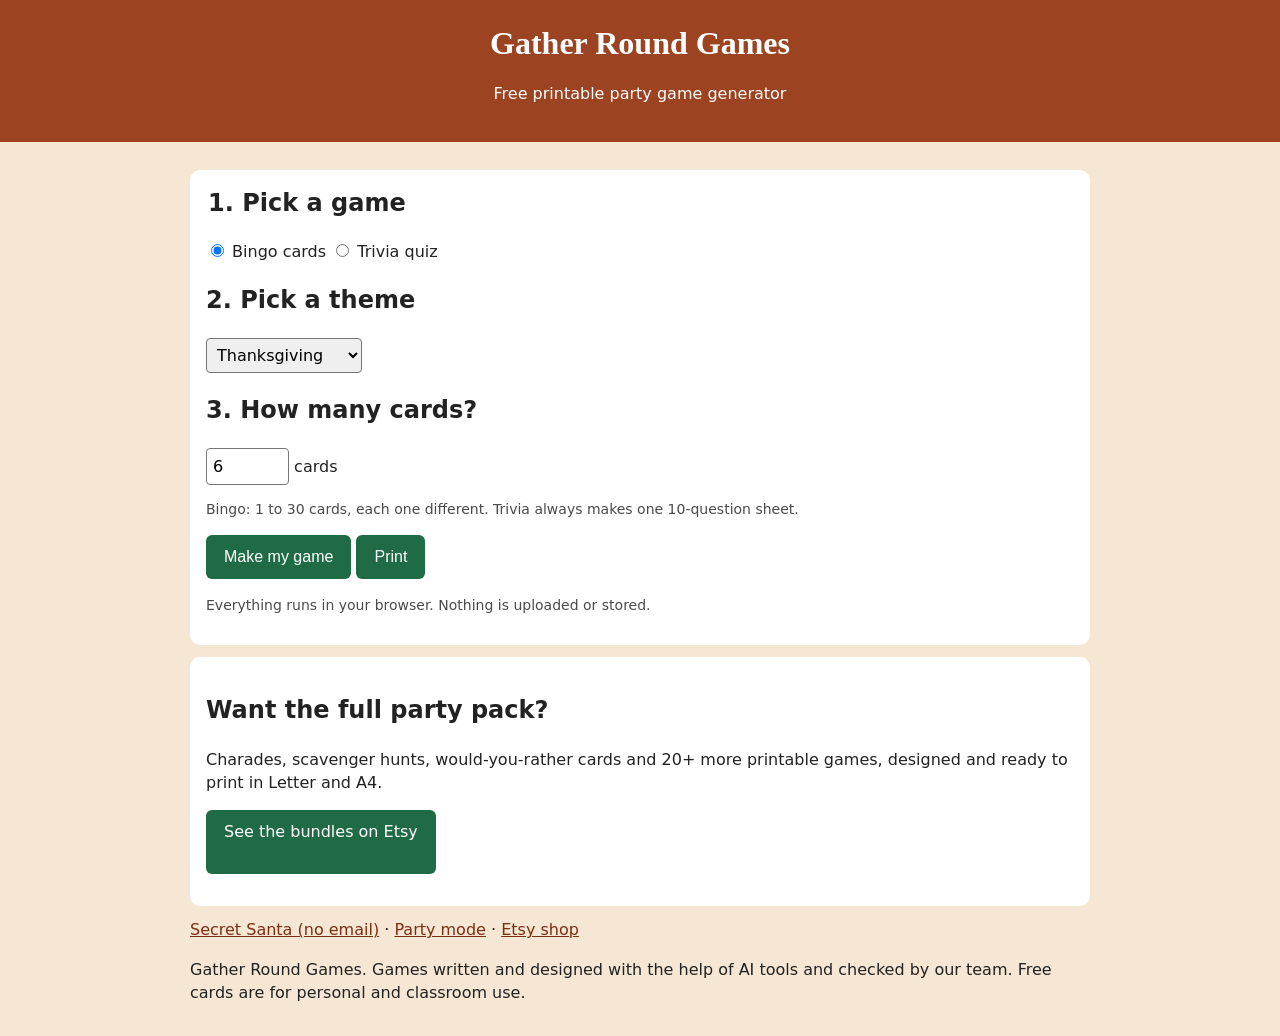
<file: index.html>
<!doctype html><html lang="en"><head><meta charset="utf-8"><meta name="viewport" content="width=device-width,initial-scale=1">
<title>Free Holiday Party Bingo & Trivia Generator | Gather Round Games</title>
<meta name="description" content="Make free printable holiday bingo cards and party trivia in seconds. Thanksgiving, Christmas, New Year's Eve, office party. No sign-up.">
<link rel="canonical" href="https://gatherroundgamesco.github.io/">
<meta property="og:type" content="website"><meta property="og:url" content="https://gatherroundgamesco.github.io/"><meta property="og:title" content="Free Holiday Party Bingo & Trivia Generator | Gather Round Games">
<link rel="stylesheet" href="style.css"></head><body>
<a class="skip" href="#main">Skip to main content</a>
<header><h1>Gather Round Games</h1><p>Free printable party game generator</p></header>
<main id="main" tabindex="-1">
<section class="panel no-print">
<fieldset><legend>1. Pick a game</legend>
<label><input type="radio" name="mode" value="bingo" checked> Bingo cards</label>
<label><input type="radio" name="mode" value="trivia"> Trivia quiz</label></fieldset>
<h2><label for="theme">2. Pick a theme</label></h2>
<select id="theme"><option value="tg">Thanksgiving</option><option value="xm">Christmas</option><option value="nye">New Year's Eve</option><option value="custom">My own words</option></select>
<div id="customBox" hidden><p><label for="custom">Bingo: enter 24+ words, one per line.</label></p><textarea id="custom" rows="8"></textarea></div>
<h2><label for="count">3. How many cards?</label></h2>
<input id="count" type="number" min="1" max="30" value="6" inputmode="numeric" aria-describedby="count-help"> cards
<p class="small" id="count-help">Bingo: 1 to 30 cards, each one different. Trivia always makes one 10-question sheet.</p>
<p><button type="button" id="go">Make my game</button> <button type="button" id="print">Print</button></p>
<p class="small">Everything runs in your browser. Nothing is uploaded or stored.</p>
</section>
<div id="msg" role="alert"></div>
<section id="out" aria-live="polite" aria-label="Your game"></section>
<aside class="panel no-print promo" aria-labelledby="shop-h">
<h2 id="shop-h">Want the full party pack?</h2>
<p>Charades, scavenger hunts, would-you-rather cards and 20+ more printable games, designed and ready to print in Letter and A4.</p>
<p><a class="btn" id="shop" href="https://www.etsy.com/shop/GatherRoundGamesCo">See the bundles on Etsy</a></p>
</aside>
<footer class="no-print"><nav aria-label="Other tools"><a href="santa.html">Secret Santa (no email)</a> · <a href="party.html">Party mode</a> · <a href="https://www.etsy.com/shop/GatherRoundGamesCo">Etsy shop</a></nav><p>Gather Round Games. Games written and designed with the help of AI tools and checked by our team. Free cards are for personal and classroom use.</p></footer>
</main><script src="data.js"></script><script src="app.js"></script></body></html>
</file>
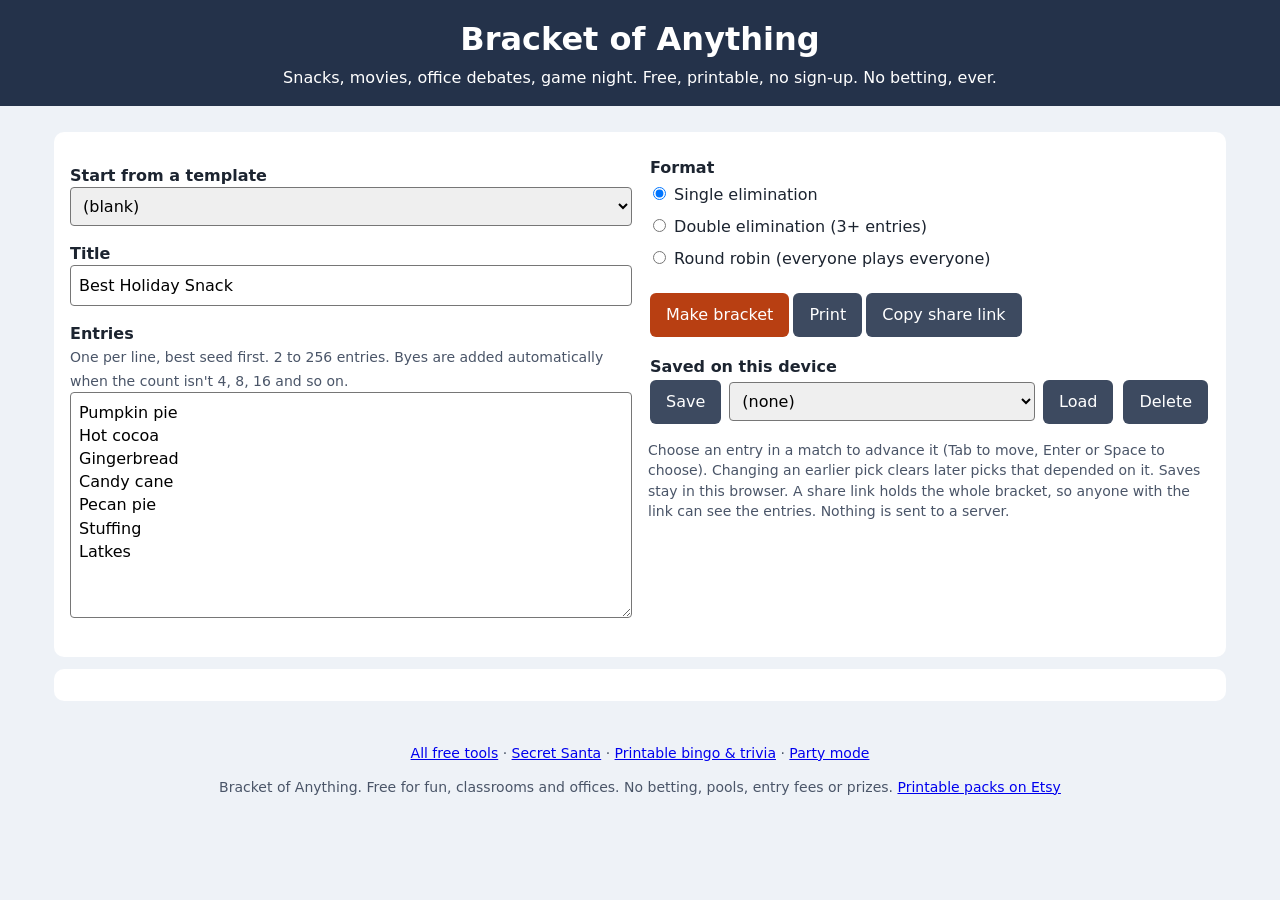
<file: brackets/index.html>
<!doctype html><html lang="en"><head><meta charset="utf-8"><meta name="viewport" content="width=device-width,initial-scale=1">
<title>Bracket of Anything: Free Printable Bracket, Double Elimination and Round-Robin Maker</title>
<meta name="description" content="Make a bracket for snacks, movies, office debates or game night in a minute. Single or double elimination, round robin, automatic byes. Free, printable, no sign-up, no betting.">
<meta name="referrer" content="no-referrer">
<link rel="canonical" href="https://gatherroundgamesco.github.io/brackets/">
<meta property="og:type" content="website"><meta property="og:url" content="https://gatherroundgamesco.github.io/brackets/"><meta property="og:title" content="Bracket of Anything: Free Printable Bracket, Double Elimination and Round-Robin Maker"><meta property="og:description" content="Make a bracket for snacks, movies, office debates or game night in a minute. Single or double elimination, round robin, automatic byes. Free, printable, no sign-up, no betting.">
<link rel="stylesheet" href="style.css"></head><body>
<a class="skip" href="#main">Skip to main content</a>
<header><h1>Bracket of Anything</h1><p>Snacks, movies, office debates, game night. Free, printable, no sign-up. No betting, ever.</p></header>
<main id="main" tabindex="-1">
<form class="panel no-print" id="setup" novalidate><div class="row">
<div>
<p><label for="tpl">Start from a template</label><select id="tpl"><option value="">(blank)</option></select></p>
<p><label for="title">Title</label><input type="text" id="title" value="Best Holiday Snack" maxlength="100" autocomplete="off"></p>
<p><label for="ent">Entries</label><br><span class="small" id="ent-help">One per line, best seed first. 2 to 256 entries. Byes are added automatically when the count isn't 4, 8, 16 and so on.</span>
<textarea id="ent" rows="9" aria-describedby="ent-help msg warn" autocomplete="off">Pumpkin pie
Hot cocoa
Gingerbread
Candy cane
Pecan pie
Stuffing
Latkes</textarea></p>
</div>
<div>
<fieldset><legend>Format</legend>
<label><input type="radio" name="f" value="single" checked> Single elimination</label>
<label><input type="radio" name="f" value="double"> Double elimination (3+ entries)</label>
<label><input type="radio" name="f" value="rr"> Round robin (everyone plays everyone)</label></fieldset>
<p class="actions"><button type="submit" id="go">Make bracket</button><button type="button" class="sec" id="print">Print</button><button type="button" class="sec" id="share">Copy share link</button></p>
<div id="msg" role="alert"></div><div id="warn" role="status"></div>
<fieldset><legend>Saved on this device</legend>
<div class="inline"><button type="button" class="sec" id="save">Save</button><label for="saves" class="sr-only">Saved brackets</label><select id="saves"></select><button type="button" class="sec" id="load">Load</button><button type="button" class="sec" id="del">Delete</button></div></fieldset>
<p class="small">Choose an entry in a match to advance it (Tab to move, Enter or Space to choose). Changing an earlier pick clears later picks that depended on it. Saves stay in this browser. A share link holds the whole bracket, so anyone with the link can see the entries. Nothing is sent to a server.</p>
</div></div></form>
<p id="status" class="sr-only" role="status" aria-live="polite"></p>
<section id="out" class="panel" tabindex="-1" aria-label="Your bracket"></section>
</main>
<footer class="no-print"><nav aria-label="Free tools"><a href="../index.html">All free tools</a> · <a href="../santa.html">Secret Santa</a> · <a href="../generator.html">Printable bingo &amp; trivia</a> · <a href="../party.html">Party mode</a></nav><p>Bracket of Anything. Free for fun, classrooms and offices. No betting, pools, entry fees or prizes. <a href="https://www.etsy.com/shop/GatherRoundGamesCo" rel="noopener">Printable packs on Etsy</a></p></footer>
<script src="bracket-core.js"></script><script src="app.js"></script></body></html>
</file>
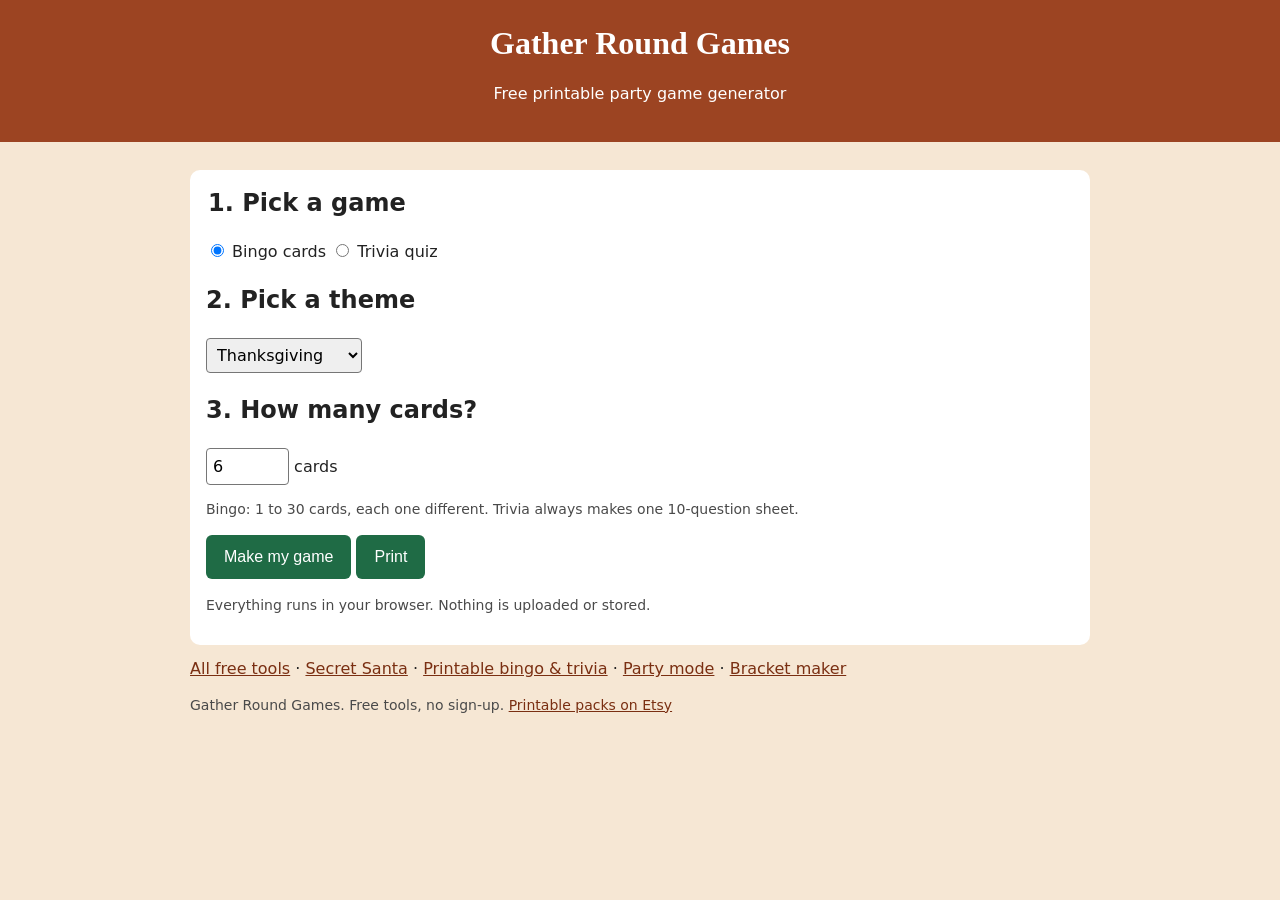
<file: generator.html>
<!doctype html><html lang="en"><head><meta charset="utf-8"><meta name="viewport" content="width=device-width,initial-scale=1">
<title>Free Holiday Bingo &amp; Trivia Generator | Gather Round Games</title>
<meta name="description" content="Make free printable holiday bingo cards and party trivia in seconds. Thanksgiving, Christmas, New Year's Eve. No sign-up.">
<link rel="canonical" href="https://gatherroundgamesco.github.io/generator.html">
<meta property="og:type" content="website"><meta property="og:url" content="https://gatherroundgamesco.github.io/generator.html"><meta property="og:title" content="Free Holiday Bingo &amp; Trivia Generator | Gather Round Games"><meta property="og:description" content="Make free printable holiday bingo cards and party trivia in seconds. Thanksgiving, Christmas, New Year's Eve. No sign-up.">
<link rel="stylesheet" href="style.css"></head><body>
<a class="skip" href="#main">Skip to main content</a>
<header><h1>Gather Round Games</h1><p>Free printable party game generator</p></header>
<main id="main" tabindex="-1">
<section class="panel no-print">
<fieldset><legend>1. Pick a game</legend>
<label><input type="radio" name="mode" value="bingo" checked> Bingo cards</label>
<label><input type="radio" name="mode" value="trivia"> Trivia quiz</label></fieldset>
<h2><label for="theme">2. Pick a theme</label></h2>
<select id="theme"><option value="tg">Thanksgiving</option><option value="xm">Christmas</option><option value="nye">New Year's Eve</option><option value="custom">My own words</option></select>
<div id="customBox" hidden><p><label for="custom">Bingo: enter 24+ words, one per line.</label></p><textarea id="custom" rows="8"></textarea></div>
<h2><label for="count">3. How many cards?</label></h2>
<input id="count" type="number" min="1" max="30" value="6" inputmode="numeric" aria-describedby="count-help"> cards
<p class="small" id="count-help">Bingo: 1 to 30 cards, each one different. Trivia always makes one 10-question sheet.</p>
<p><button type="button" id="go">Make my game</button> <button type="button" id="print">Print</button></p>
<p class="small">Everything runs in your browser. Nothing is uploaded or stored.</p>
</section>
<div id="msg" role="alert"></div>
<section id="out" aria-live="polite" aria-label="Your game"></section>
<footer class="no-print"><nav aria-label="Free tools"><a href="index.html">All free tools</a> · <a href="santa.html">Secret Santa</a> · <a href="generator.html">Printable bingo &amp; trivia</a> · <a href="party.html">Party mode</a> · <a href="brackets/">Bracket maker</a></nav><p class="small">Gather Round Games. Free tools, no sign-up. <a href="https://www.etsy.com/shop/GatherRoundGamesCo" rel="noopener">Printable packs on Etsy</a></p></footer>
</main><script src="data.js"></script><script src="app.js"></script></body></html>
</file>
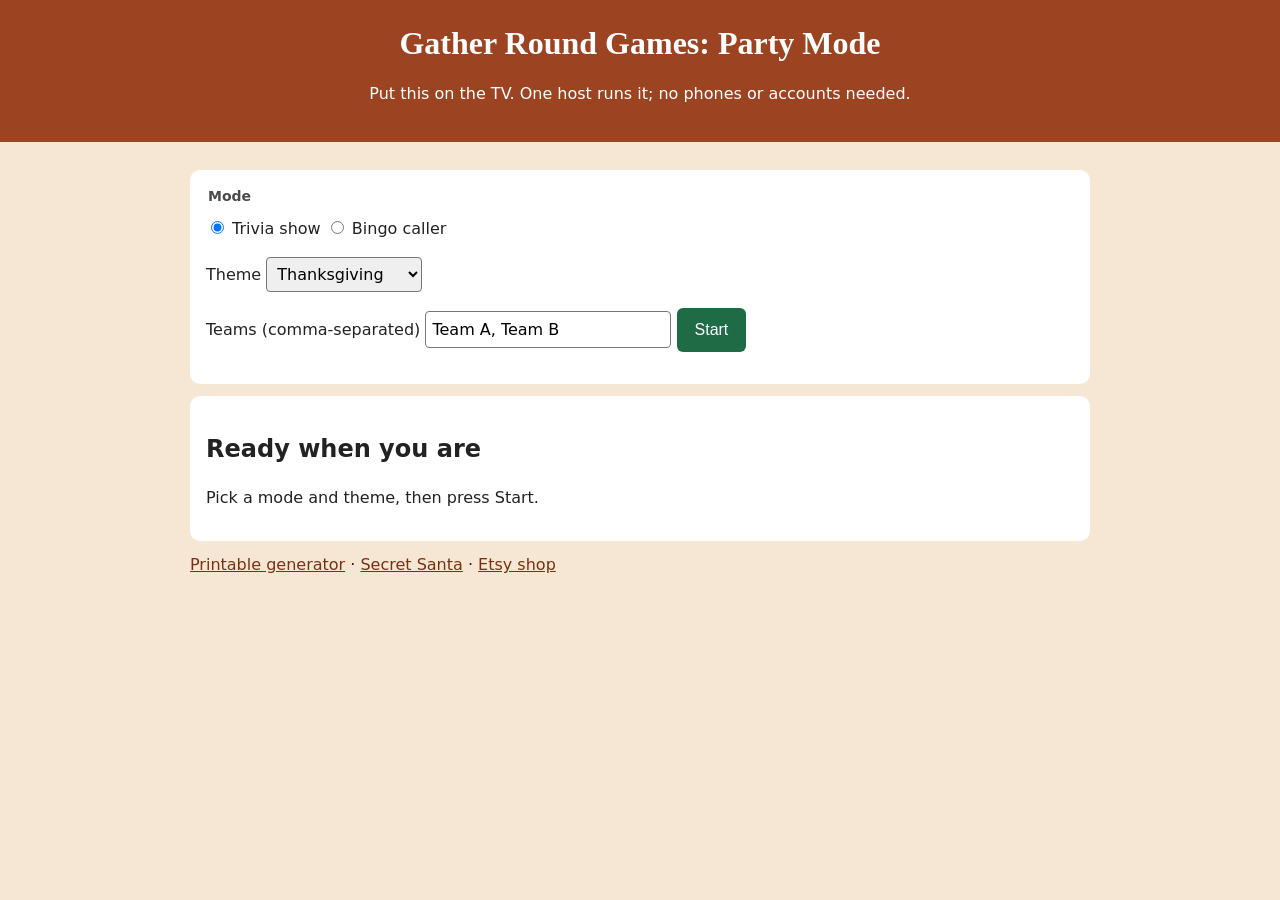
<file: party.html>
<!doctype html><html lang="en"><head><meta charset="utf-8"><meta name="viewport" content="width=device-width,initial-scale=1">
<title>Party Mode: Big-Screen Trivia & Bingo Caller | Gather Round Games</title>
<link rel="canonical" href="https://gatherroundgamesco.github.io/party.html">
<meta property="og:type" content="website"><meta property="og:url" content="https://gatherroundgamesco.github.io/party.html"><meta property="og:title" content="Party Mode: Big-Screen Trivia & Bingo Caller | Gather Round Games">
<link rel="stylesheet" href="style.css">
<style>.big{font-size:44px;text-align:center;font-family:Georgia,serif}.opts{display:grid;grid-template-columns:1fr 1fr;gap:10px}@media (max-width:600px){.opts{grid-template-columns:1fr}.big{font-size:30px}.opts div{font-size:18px}}.correct{background:#1F6B45!important;color:#fff;font-weight:700}.opts div{background:#fff;border:2px solid #9C4422;border-radius:8px;padding:14px;font-size:24px}.score{display:flex;gap:8px;flex-wrap:wrap;list-style:none;padding:0}.score li{background:#fff;padding:8px 12px;border-radius:6px}</style></head><body>
<a class="skip" href="#main">Skip to main content</a>
<header><h1>Gather Round Games: Party Mode</h1><p>Put this on the TV. One host runs it; no phones or accounts needed.</p></header>
<main id="main" tabindex="-1">
<section class="panel" aria-label="Game setup"><fieldset><legend class="small">Mode</legend><label><input type="radio" name="m" value="trivia" checked> Trivia show</label> <label><input type="radio" name="m" value="bingo"> Bingo caller</label></fieldset>
 <p><label for="theme">Theme</label> <select id="theme"><option value="tg">Thanksgiving</option><option value="xm">Christmas</option><option value="nye">New Year's Eve</option></select></p>
 <p><label for="teams">Teams (comma-separated)</label> <input id="teams" value="Team A, Team B" size="24"> <button type="button" id="start">Start</button></p></section>
<section id="stage" class="panel" aria-labelledby="stage-h"><h2 id="stage-h" tabindex="-1">Ready when you are</h2><p>Pick a mode and theme, then press Start.</p></section>
<p id="announce" class="sr-only" role="status" aria-live="polite"></p>
<footer><nav aria-label="Other tools"><a href="index.html">Printable generator</a> · <a href="santa.html">Secret Santa</a> · <a href="https://www.etsy.com/shop/GatherRoundGamesCo">Etsy shop</a></nav></footer>
</main><script src="data.js"></script><script>
const $=s=>document.querySelector(s),esc=s=>String(s).replace(/[&<>"]/g,c=>({"&":"&amp;","<":"&lt;",">":"&gt;",'"':"&quot;"}[c]));
const shuffle=a=>{a=a.slice();for(let i=a.length-1;i>0;i--){const j=Math.floor(Math.random()*(i+1));[a[i],a[j]]=[a[j],a[i]]}return a};
let S={};
const say=t=>{const a=$("#announce");a.textContent="";setTimeout(()=>a.textContent=t,30)}; // announce only what changed
$("#start").onclick=()=>{const m=document.querySelector('input[name=m]:checked').value,th=$("#theme").value;
 clearInterval(S.tm);
 S={m,i:0,teams:$("#teams").value.split(",").map(s=>s.trim()).filter(Boolean),score:{},items:m==="trivia"?shuffle(DATA.trivia[th]).slice(0,10):shuffle(DATA.bingo[th]),called:[]};
 if(!S.teams.length) S.teams=["Team A"]; S.teams.forEach(t=>S.score[t]=0);
 if(m==="bingo") buildBingo(); else buildQuestion(); $("#stage-h").focus();};
function scoreHtml(buttons){return `<h3>Scores</h3><ul class="score">${S.teams.map((t,i)=>`<li><span id="sc${i}">${esc(t)}: ${S.score[t]}</span>${buttons?` <button type="button" data-i="${i}" aria-label="Add a point for ${esc(t)}">+1</button>`:""}</li>`).join("")}</ul>`}
function buildBingo(){const st=$("#stage");
 st.innerHTML=`<h2 id="stage-h" tabindex="-1">Bingo caller</h2><p class="big" id="word">Ready?</p><p style="text-align:center"><button type="button" id="nx">Call next word</button></p><h3>Called words (<span id="cnt">0</span>)</h3><p class="small" id="called"></p>`;
 $("#nx").onclick=()=>{ if(S.called.length>=S.items.length){say("All words have been called.");return}
  const w=S.items[S.called.length]; S.called.push(w);
  $("#word").textContent=w; $("#cnt").textContent=S.called.length; $("#called").textContent=S.called.join(" · ");
  say(w); if(S.called.length>=S.items.length) $("#nx").disabled=true; }; // button node is kept, so focus stays on it
}
function buildQuestion(){const st=$("#stage");
 if(S.i>=S.items.length){st.innerHTML=`<h2 id="stage-h" tabindex="-1">Final scores</h2>${scoreHtml(false)}`;$("#stage-h").focus();say("Final scores. "+S.teams.map(t=>t+" "+S.score[t]).join(", "));return}
 const q=S.items[S.i],L="ABCD";
 st.innerHTML=`<h2 id="stage-h" tabindex="-1">Question ${S.i+1} of ${S.items.length}</h2><p class="big" style="font-size:32px">${esc(q[0])}</p><h3 class="sr-only">Options</h3><div class="opts">${q[1].map((o,i)=>`<div id="o${i}">${L[i]}) ${esc(o)}</div>`).join("")}</div>
 <p><button type="button" id="rev">Reveal answer</button> <span aria-hidden="true"><span id="t">30</span>s</span> <span id="ans"></span></p>${scoreHtml(true)}<p><button type="button" id="nx">Next question</button></p>`;
 let t=30;clearInterval(S.tm);S.tm=setInterval(()=>{t--; const e=$("#t"); if(e)e.textContent=t; if(t===10)say("10 seconds left"); if(t<=0){clearInterval(S.tm);say("Time's up")}},1000);
 $("#rev").onclick=()=>{const o=$("#o"+q[2]); if(o.classList.contains("correct"))return; o.classList.add("correct");o.textContent+=" ✓";$("#ans").textContent="Answer: "+L[q[2]];say("Answer: "+o.textContent)};
 st.querySelectorAll("button[data-i]").forEach(b=>b.onclick=()=>{const tm=S.teams[+b.dataset.i];S.score[tm]++;$("#sc"+b.dataset.i).textContent=tm+": "+S.score[tm];say(tm+" now has "+S.score[tm])});
 $("#nx").onclick=()=>{S.i++;buildQuestion(); if($("#nx")) $("#nx").focus(); else $("#stage-h").focus(); say(S.i<S.items.length?"Question "+(S.i+1):"")};
}
</script></body></html>
</file>
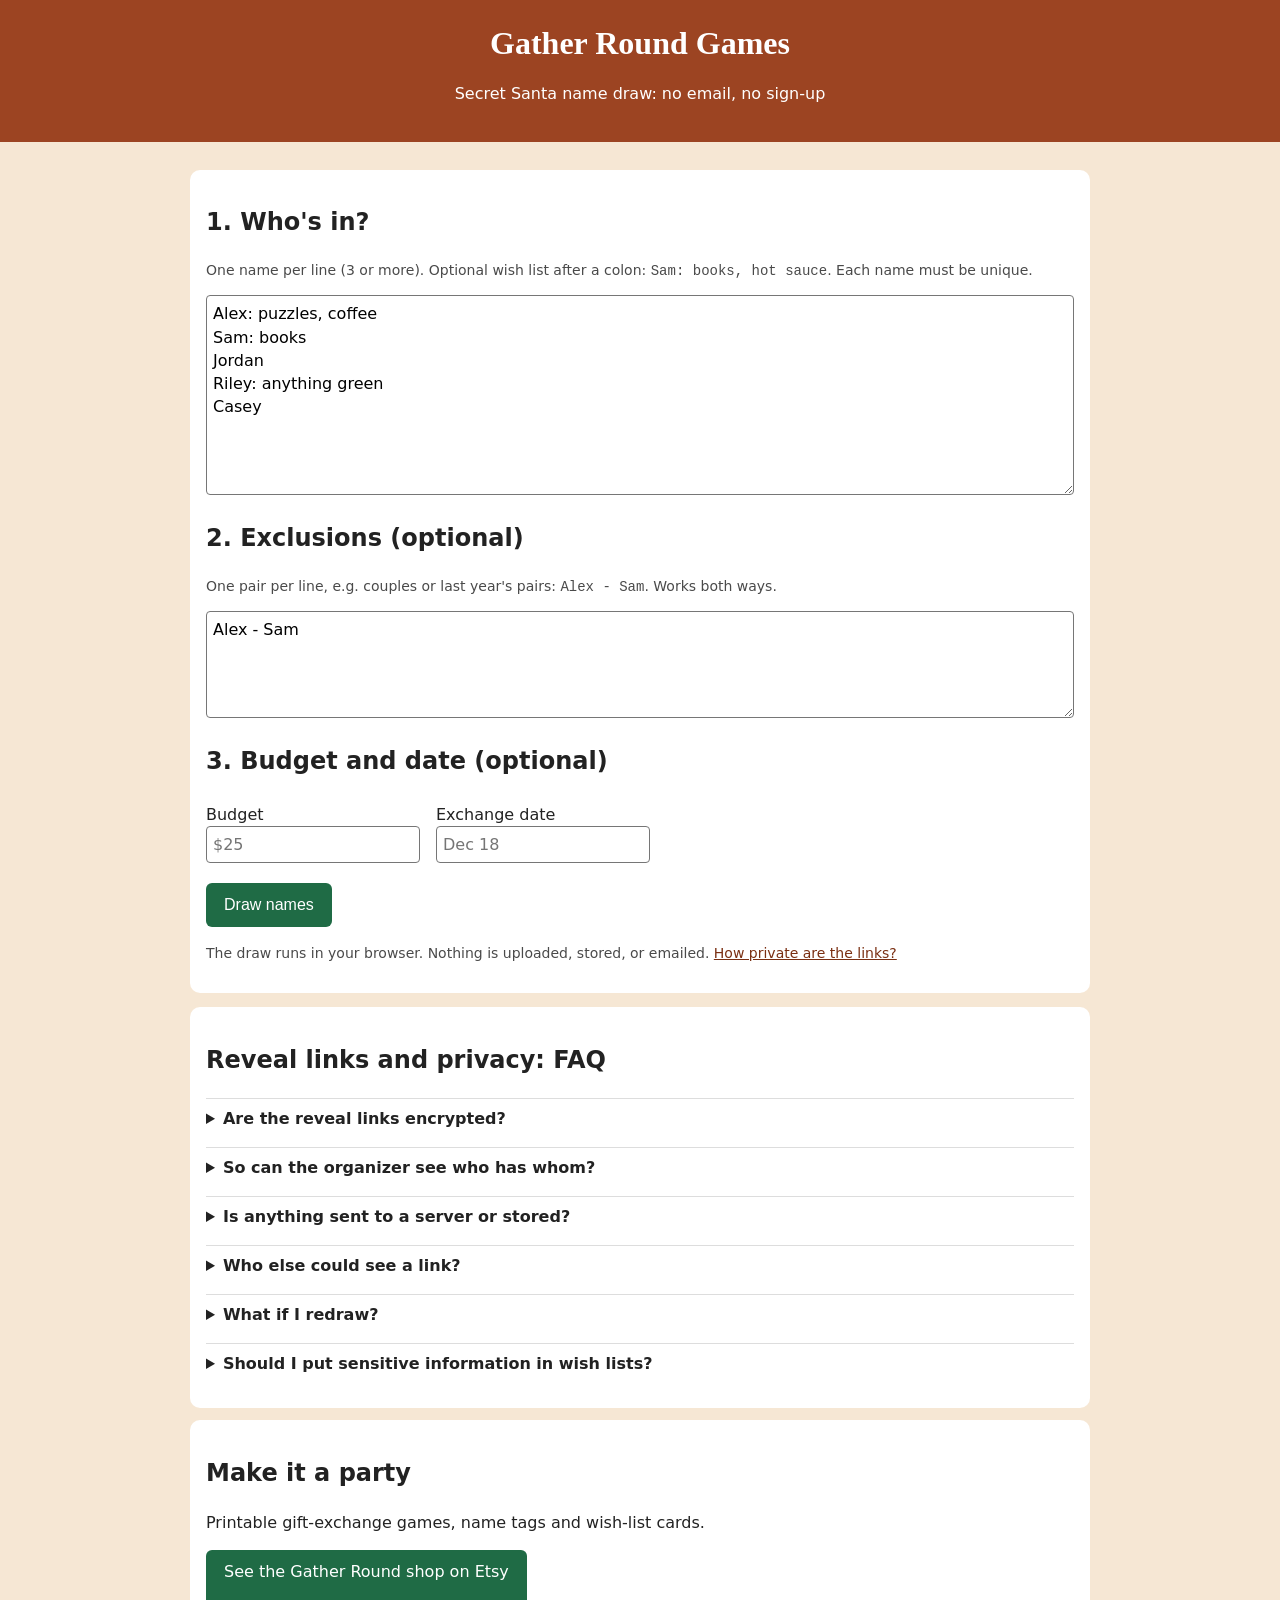
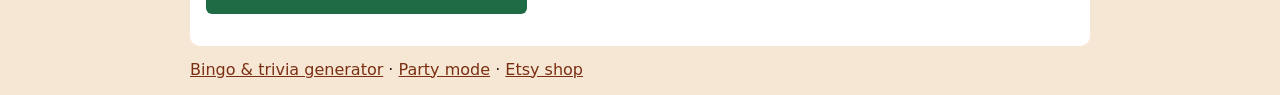
<file: santa.html>
<!doctype html><html lang="en"><head><meta charset="utf-8"><meta name="viewport" content="width=device-width,initial-scale=1">
<title>Free Secret Santa Generator: No Email, Exclusions, Wish Lists | Gather Round Games</title>
<meta name="description" content="Draw names for Secret Santa with no email or sign-up. Add exclusions (couples, last year's pairs) and wish lists. Share private reveal links or print slips.">
<meta name="referrer" content="no-referrer">
<link rel="canonical" href="https://gatherroundgamesco.github.io/santa.html">
<meta property="og:type" content="website"><meta property="og:url" content="https://gatherroundgamesco.github.io/santa.html"><meta property="og:title" content="Free Secret Santa Generator: No Email, Exclusions, Wish Lists | Gather Round Games">
<link rel="stylesheet" href="style.css"></head><body>
<a class="skip" href="#main">Skip to main content</a>
<header><h1>Gather Round Games</h1><p>Secret Santa name draw: no email, no sign-up</p></header>
<main id="main" tabindex="-1">
<form class="panel no-print" id="setup" novalidate>
<h2><label for="names">1. Who's in?</label></h2>
<p class="small" id="names-help">One name per line (3 or more). Optional wish list after a colon: <code>Sam: books, hot sauce</code>. Each name must be unique.</p>
<textarea id="names" rows="8" aria-describedby="names-help msg" autocomplete="off">Alex: puzzles, coffee
Sam: books
Jordan
Riley: anything green
Casey</textarea>
<h2><label for="excl">2. Exclusions (optional)</label></h2>
<p class="small" id="excl-help">One pair per line, e.g. couples or last year's pairs: <code>Alex - Sam</code>. Works both ways.</p>
<textarea id="excl" rows="4" aria-describedby="excl-help msg" autocomplete="off">Alex - Sam</textarea>
<h2>3. Budget and date (optional)</h2>
<div class="row"><p><label for="budget">Budget</label><br><input id="budget" placeholder="$25" autocomplete="off"></p>
<p><label for="date">Exchange date</label><br><input id="date" placeholder="Dec 18" autocomplete="off"></p></div>
<p><button type="submit" id="draw">Draw names</button></p>
<p class="small">The draw runs in your browser. Nothing is uploaded, stored, or emailed. <a href="#faq">How private are the links?</a></p>
</form>
<div id="msg" role="alert"></div>
<p id="status" role="status" class="small no-print"></p>
<section id="out"></section>

<section class="panel no-print" id="faq" aria-labelledby="faq-h">
<h2 id="faq-h">Reveal links and privacy: FAQ</h2>
<details><summary>Are the reveal links encrypted?</summary>
<p><strong>No. Reveal links are scrambled, not encrypted.</strong> The pairing is written into the link itself in a scrambled form so a quick glance won't spoil it. Anyone with a little technical know-how who has the link can unscramble it and see who the person is buying for. There is no password and no secret key.</p></details>
<details><summary>So can the organizer see who has whom?</summary>
<p>Yes, if they want to. The organizer has every link and could unscramble any of them. The tool keeps the pairs off the organizer's screen so nobody spoils it by accident, but it can't stop someone determined to peek. If even the organizer must not know, use the printable slips and have someone else hand them out, or let each person draw their own folded slip.</p></details>
<details><summary>Is anything sent to a server or stored?</summary>
<p>No. The draw happens in your browser. Names, wish lists, and pairs are not uploaded, saved, or emailed by us, and we use no cookies or tracking. The pairing lives in the part of the link after the <code>#</code>, which browsers don't send to the website when the page loads.</p></details>
<details><summary>Who else could see a link?</summary>
<p>Anyone you share it with, or anyone who can see the message you send it in (a group chat, a shared inbox, a phone's lock-screen preview). Send each link only to its own person, one-to-one. Link previews in some chat apps may open the page, but the pairing is not part of what the server receives.</p></details>
<details><summary>What if I redraw?</summary>
<p>A new draw makes new links. Old links still show the old pairing, so tell everyone to use only the newest link.</p></details>
<details><summary>Should I put sensitive information in wish lists?</summary>
<p>No. Wish lists travel inside the links with the same scrambled-not-encrypted protection. Keep them to gift ideas: no addresses, phone numbers, or anything private.</p></details>
</section>

<aside class="panel no-print promo" aria-labelledby="shop-h"><h2 id="shop-h">Make it a party</h2><p>Printable gift-exchange games, name tags and wish-list cards.</p>
<p><a class="btn" href="https://www.etsy.com/shop/GatherRoundGamesCo">See the Gather Round shop on Etsy</a></p></aside>
<footer class="no-print"><nav aria-label="Other tools"><a href="index.html">Bingo &amp; trivia generator</a> · <a href="party.html">Party mode</a> · <a href="https://www.etsy.com/shop/GatherRoundGamesCo">Etsy shop</a></nav></footer>
</main>
<script src="santa-core.js"></script>
<script>
const $=s=>document.querySelector(s),esc=s=>String(s).replace(/[&<>"']/g,c=>({"&":"&amp;","<":"&lt;",">":"&gt;",'"':"&quot;","'":"&#39;"}[c]));
const say=(t)=>{$("#names").removeAttribute("aria-invalid");$("#excl").removeAttribute("aria-invalid");$("#msg").innerHTML=t?`<p class="panel error">${esc(t)}</p>`:""};
const h=location.hash.slice(1);
if(h.startsWith("r=")){ // reveal view
  $("#setup").hidden=true;
  try{const r=decodeReveal(h.slice(2)); if(!r||typeof r.g!=="string"||typeof r.r!=="string") throw 0;
   document.title="Your Secret Santa | Gather Round Games";
   $("#out").innerHTML=`<article class="card reveal"><h2>Hi ${esc(r.g)}!</h2><p>You're the Secret Santa for</p><p class="who">${esc(r.r)}</p>${r.w?`<p>Their wish list: <b>${esc(r.w)}</b></p>`:""}${r.b||r.d?`<p>${r.b?`Budget: ${esc(r.b)}`:""}${r.b&&r.d?" · ":""}${r.d?`Exchange: ${esc(r.d)}`:""}</p>`:""}<p class="small">Keep it secret! <a href="santa.html">Make your own draw</a></p></article>`;
  }catch(e){say("This reveal link is broken or incomplete. Ask the organizer to send it again.")}
}
async function copy(btn){const inp=document.getElementById(btn.dataset.for);
  try{await navigator.clipboard.writeText(inp.value);btn.textContent="Copied";}catch(e){inp.focus();inp.select();btn.textContent="Press Ctrl/Cmd+C";}
  setTimeout(()=>btn.textContent="Copy link",2000)}
$("#setup").addEventListener("submit",ev=>{ev.preventDefault();say("");$("#out").innerHTML="";
 const people=[],wish={};
 $("#names").value.split("\n").map(s=>s.trim()).filter(Boolean).forEach(l=>{const i=l.indexOf(":");const name=(i<0?l:l.slice(0,i)).trim();people.push(name);wish[name.normalize("NFC")]=i<0?"":l.slice(i+1).trim()});
 const lines=$("#excl").value.split("\n").map(l=>l.trim()).filter(Boolean),excl=[];
 for(const l of lines){const p=l.split(/\s+-\s+/).map(s=>s.trim());if(p.length!==2||!p[0]||!p[1]){say(`Can't read exclusion "${l}". Use the form "Name - Name" with spaces around the dash.`);$("#excl").setAttribute("aria-invalid","true");$("#excl").focus();return}excl.push(p)}
 const st=$("#status"),btn=$("#draw"); st.textContent="Working…"; btn.disabled=true;
 setTimeout(()=>{ try{ finish(people,wish,excl); } finally { btn.disabled=false; } },20);
});
function finish(people,wish,excl){
 const res=drawSanta(people,excl); if(res.error){$("#status").textContent="";say(res.error);const f=$(res.field==="exclusions"?"#excl":"#names");f.setAttribute("aria-invalid","true");f.focus();return}
 const base=location.href.split("#")[0],givers=Object.keys(res.pairs),b=$("#budget").value.trim(),d=$("#date").value.trim();
 const rows=givers.map((g,i)=>{const link=base+"#r="+encodeReveal({g,r:res.pairs[g],w:wish[res.pairs[g]]||"",b,d});
   return `<li><label for="l${i}">${esc(g)}</label><span class="linkrow"><input id="l${i}" readonly value="${esc(link)}"><button type="button" class="copy" data-for="l${i}" aria-label="Copy link for ${esc(g)}">Copy link</button></span></li>`}).join("");
 const slips=givers.map(g=>`<div class="slip"><p class="slip-to">To: <b>${esc(g)}</b> <span class="small">(fold here, write name outside)</span></p><p>You're the Secret Santa for</p><p class="who">${esc(res.pairs[g])}</p>${wish[res.pairs[g]]?`<p>Wish list: ${esc(wish[res.pairs[g]])}</p>`:""}${b||d?`<p class="small">${b?"Budget: "+esc(b):""}${b&&d?" · ":""}${d?"Exchange: "+esc(d):""}</p>`:""}</div>`).join("");
 $("#out").innerHTML=`<div class="panel no-print"><h2 id="links-h" tabindex="-1">Send each person their own link</h2><p class="small">Copy a link and send it one-to-one to that person. Don't open other people's links if you want to stay surprised. Links are scrambled, not encrypted (<a href="#faq">FAQ</a>).</p><ul class="links">${rows}</ul><p><button type="button" id="printSlips">Print slips instead</button></p><p class="small">Printing shows every pairing on paper. Cut along the dashed lines and fold each slip so only the "To" name shows.</p></div><section class="slips" aria-label="Printable slips">${slips}</section>`;
 $("#out").querySelectorAll(".copy").forEach(b=>b.onclick=()=>copy(b));
 $("#out").querySelectorAll("input[readonly]").forEach(i=>i.onfocus=()=>i.select());
 $("#printSlips").onclick=()=>window.print();
 $("#status").textContent=`Done: ${givers.length} links ready.`;
 $("#links-h").focus();
}
</script></body></html>
</file>
<file: style.css>
body{font-family:system-ui,Arial,sans-serif;margin:0;background:#F6E7D4;color:#222;line-height:1.45}
header{background:#9C4422;color:#fff;text-align:center;padding:20px}header h1{margin:0;font-family:Georgia,serif}
main{max-width:900px;margin:auto;padding:16px}main:focus{outline:none}.panel{background:#fff;border-radius:10px;padding:16px;margin:12px 0}
button,.btn{background:#1F6B45;color:#fff;border:0;padding:10px 18px;border-radius:6px;font-size:16px;text-decoration:none;cursor:pointer;min-height:44px;display:inline-block}
button:hover,.btn:hover{background:#174f33}
a{color:#7a2f12}
:focus-visible{outline:3px solid #1a4fd6;outline-offset:2px}
.skip{position:absolute;left:-9999px;top:0;background:#fff;color:#000;padding:8px;z-index:10}.skip:focus{left:8px}
.small{font-size:14px;color:#4a4a4a}textarea,input,select{font:inherit;font-size:16px;border:1px solid #767676;border-radius:4px;padding:6px;box-sizing:border-box}textarea{width:100%}
label{cursor:pointer}fieldset{border:0;padding:0;margin:0}legend{font-weight:700;font-size:1.5em;margin:.83em 0}
h2 label{cursor:default}
.row{display:flex;gap:16px;flex-wrap:wrap}.row p{margin:4px 0}
.error{border-left:6px solid #b00020;color:#7a0016}
.card{background:#fff;padding:16px;margin:12px 0;page-break-after:always;border:1px solid #ccc}
.card h3,.card h2{text-align:center;font-family:Georgia,serif;margin:4px}
.reveal{text-align:center}.who{font-size:40px;font-family:Georgia,serif;font-weight:700;margin:8px 0;overflow-wrap:anywhere}
.links{list-style:none;padding:0}.links li{margin:10px 0}.links label{font-weight:700;display:block}
.linkrow{display:flex;gap:8px}.linkrow input{flex:1;min-width:0}
.slips{display:none}
.slip{border:2px dashed #555;padding:12px 16px;margin:0 0 12px;text-align:center;break-inside:avoid;page-break-inside:avoid}
.slip .who{font-size:28px}.slip-to{border-bottom:1px dashed #999;padding-bottom:8px;text-align:left}
.grid{display:grid;grid-template-columns:repeat(5,1fr);border:2px solid #9C4422}
.grid div{border:1px solid #9C4422;aspect-ratio:1;display:flex;align-items:center;justify-content:center;text-align:center;font-weight:700;font-size:14px;padding:4px;overflow-wrap:anywhere}
.head div{border:0;aspect-ratio:auto;font-size:30px;color:#9C4422}
ol li{margin:8px 0}
details{border-top:1px solid #ddd;padding:8px 0}summary{cursor:pointer;font-weight:700;min-height:32px}
@media (max-width:600px){
 main{padding:8px}.panel{padding:12px}header{padding:14px}header h1{font-size:1.5em}
 .linkrow{flex-direction:column}.who{font-size:30px}
 .grid div{font-size:11px;padding:2px}.head div{font-size:22px}
 button,.btn{width:100%;margin:4px 0;text-align:center}.linkrow button,.score button{width:auto}
}
@media print{.no-print,header,.skip,#msg{display:none!important}body{background:#fff}.card{border:0}main{max-width:none;padding:0}
 .slips{display:grid;grid-template-columns:1fr 1fr;gap:12px}.slip{margin:0}}
.sr-only{position:absolute;width:1px;height:1px;padding:0;margin:-1px;overflow:hidden;clip:rect(0,0,0,0);white-space:nowrap;border:0}
</file>
<file: brackets/style.css>
:root{--ink:#1c2430;--brand:#24324A;--accent:#B83F12;--muted:#4a5568;--line:#8a96a8}
*{box-sizing:border-box}
body{font-family:system-ui,Arial,sans-serif;margin:0;background:#EEF2F7;color:var(--ink);line-height:1.45}
header{background:var(--brand);color:#fff;padding:16px;text-align:center}header h1{margin:0}header p{margin:4px 0 0}
main{max-width:1200px;margin:auto;padding:14px}main:focus{outline:none}
.panel{background:#fff;border-radius:10px;padding:16px;margin:12px 0}
.skip{position:absolute;left:-9999px;top:0;background:#fff;color:#000;padding:8px;z-index:10}.skip:focus{left:8px}
:focus-visible{outline:3px solid #1a4fd6;outline-offset:2px}
button{background:var(--accent);color:#fff;border:0;padding:10px 16px;border-radius:6px;font:inherit;font-size:16px;cursor:pointer;min-height:44px;margin:2px}
button:hover{background:#8f300c}button.sec{background:#3d4a60}button.sec:hover{background:#2a3446}
textarea,input[type=text],select{width:100%;font:inherit;font-size:16px;padding:8px;border:1px solid #767676;border-radius:4px}
label{font-weight:600}fieldset{border:0;padding:0;margin:8px 0}legend{font-weight:700}
fieldset label{font-weight:400;display:block;min-height:32px;padding:4px 0}
.row{display:flex;gap:16px;flex-wrap:wrap}.row>div{flex:1;min-width:260px}
.inline{display:flex;gap:6px;flex-wrap:wrap;align-items:center}.inline select{width:auto;flex:1;min-width:140px}
.small{font-size:14px;color:var(--muted)}
#msg:not(:empty){border-left:6px solid #b00020;color:#7a0016;background:#fff5f5;padding:8px 12px;margin:8px 0}
#warn:not(:empty){border-left:6px solid #8a6100;color:#5c4100;background:#fffbea;padding:8px 12px}
.sect{margin:14px 0}.sect h3{margin:6px 0;color:var(--brand)}
.bracket{display:flex;gap:16px;overflow-x:auto;padding-bottom:6px;-webkit-overflow-scrolling:touch}
.round{display:flex;flex-direction:column;justify-content:space-around;min-width:180px;list-style:none;margin:0;padding:0}
.round h4{font-size:13px;color:var(--muted);text-transform:uppercase;margin:0 0 4px}
.m{border:1px solid var(--line);border-radius:6px;margin:6px 0;background:#fff;break-inside:avoid;page-break-inside:avoid}
.m .mid{font-size:12px;color:var(--muted);padding:2px 8px}
.slot{display:block;width:100%;text-align:left;margin:0;border-radius:0;background:#fff;color:var(--ink);border-top:1px solid #dde3ec;padding:8px;min-height:44px;font-size:15px;overflow-wrap:anywhere}
.slot:hover{background:#FFF2EB}button.slot.win,.slot.win{background:#FFE1D3;font-weight:700;color:#000}
.slot.win::before{content:"✓ "}
div.slot{cursor:default}.bye,.tbd{color:#5f6b7a;font-style:italic}
.seed{font-size:12px;color:var(--muted)}
.champ{font-size:22px;font-weight:700;color:var(--accent);overflow-wrap:anywhere}
table{border-collapse:collapse;width:100%;max-width:640px}td,th{border:1px solid #b8c2d0;padding:6px 9px;text-align:left;overflow-wrap:anywhere}
.ptitle,.pfoot{display:none}
.sr-only{position:absolute;width:1px;height:1px;padding:0;margin:-1px;overflow:hidden;clip:rect(0 0 0 0);white-space:nowrap;border:0}
footer{text-align:center;padding:16px;font-size:14px;color:var(--muted)}
@media (max-width:600px){main{padding:8px}.panel{padding:12px}header h1{font-size:1.5em}
 .actions button{width:100%;margin:4px 0}.round{min-width:150px}}
@media (prefers-reduced-motion:reduce){*{scroll-behavior:auto!important}}
@media print{@page{size:landscape;margin:10mm}.no-print,header,footer,.skip,#msg,#warn{display:none!important}
 body{background:#fff;color:#000}main{max-width:none;padding:0}.panel{padding:0;margin:0}
 .ptitle{display:block;text-align:center;font-size:24px;font-weight:700;margin-bottom:6px}.pfoot{display:block;text-align:center;font-size:10px;color:#555;margin-top:8px}
 .bracket{overflow:visible;flex-wrap:wrap}.m{border-color:#333}.slot{border-color:#999;min-height:28px;padding:4px 6px;font-size:12px}
 .slot.win{background:#eee}.sect{break-inside:auto}.sect+.sect{break-before:page}.mid{display:none}a[href]::after{content:""}}
</file>
